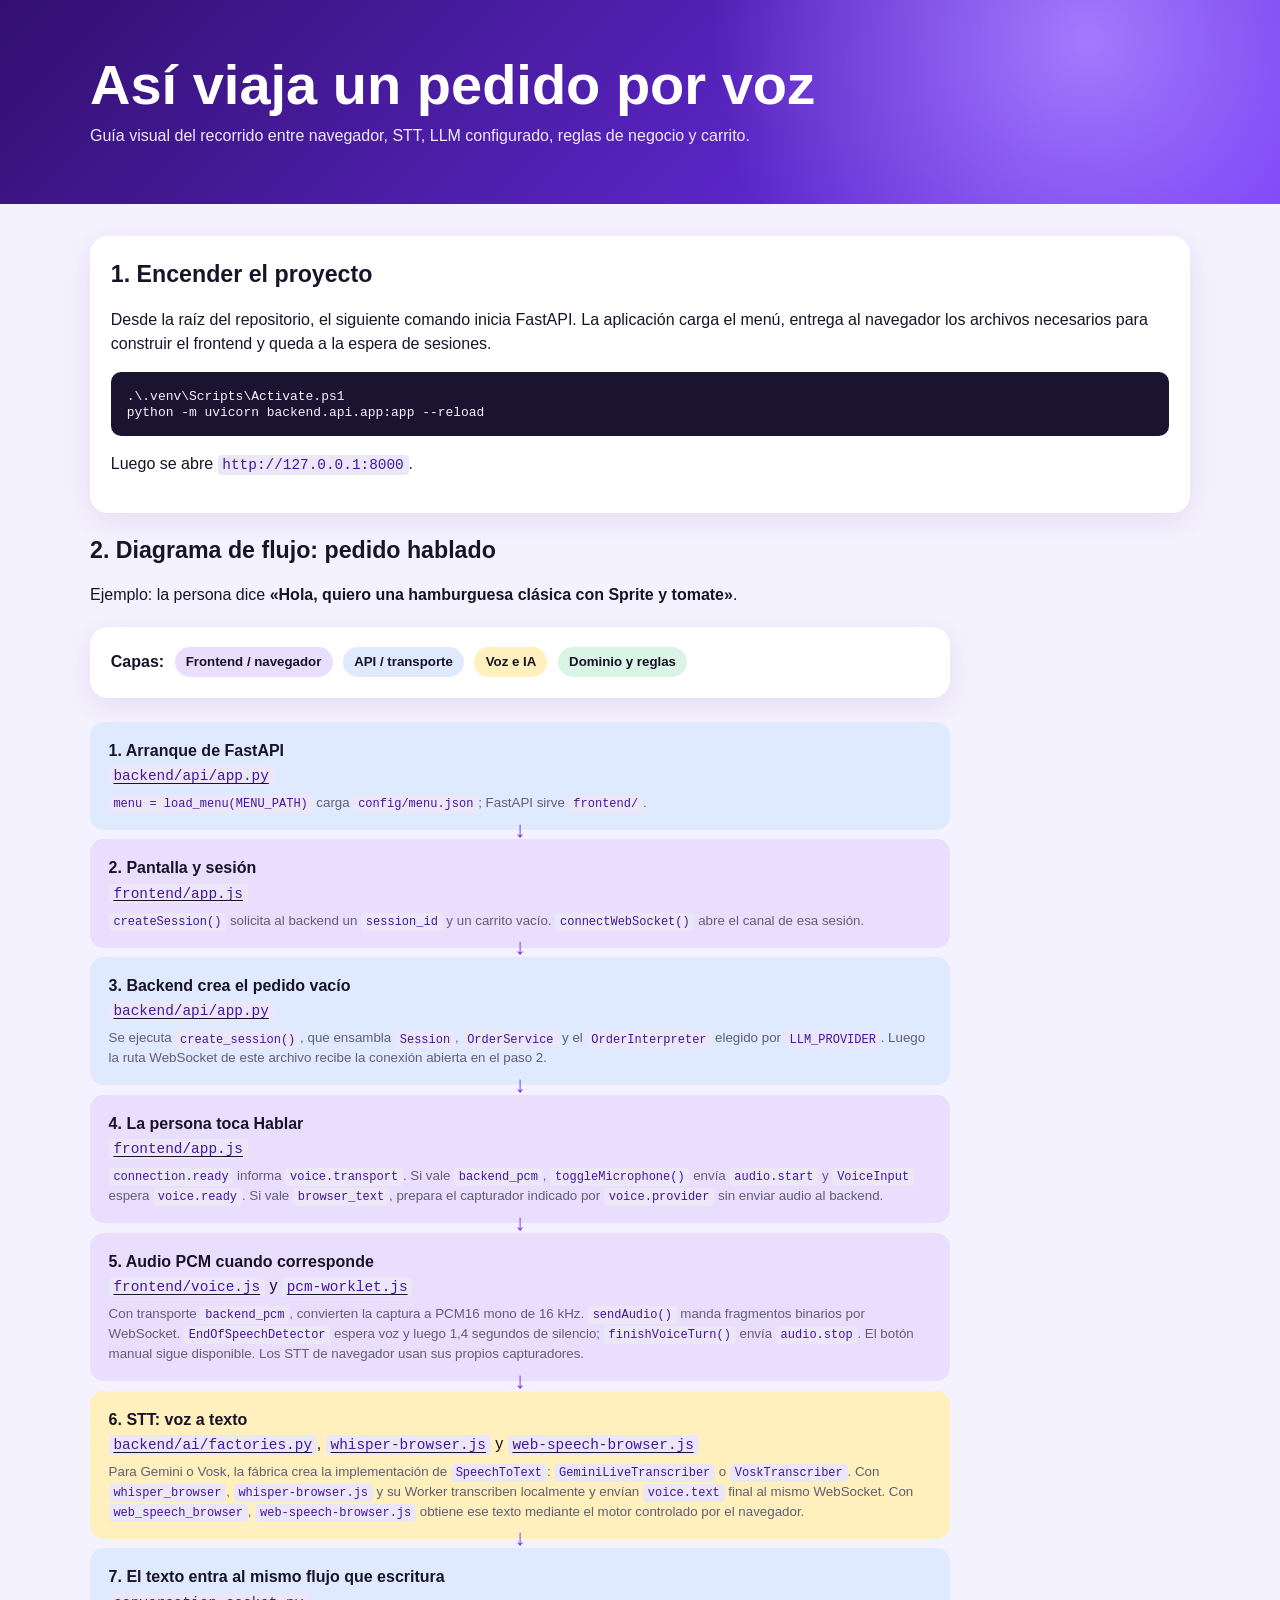
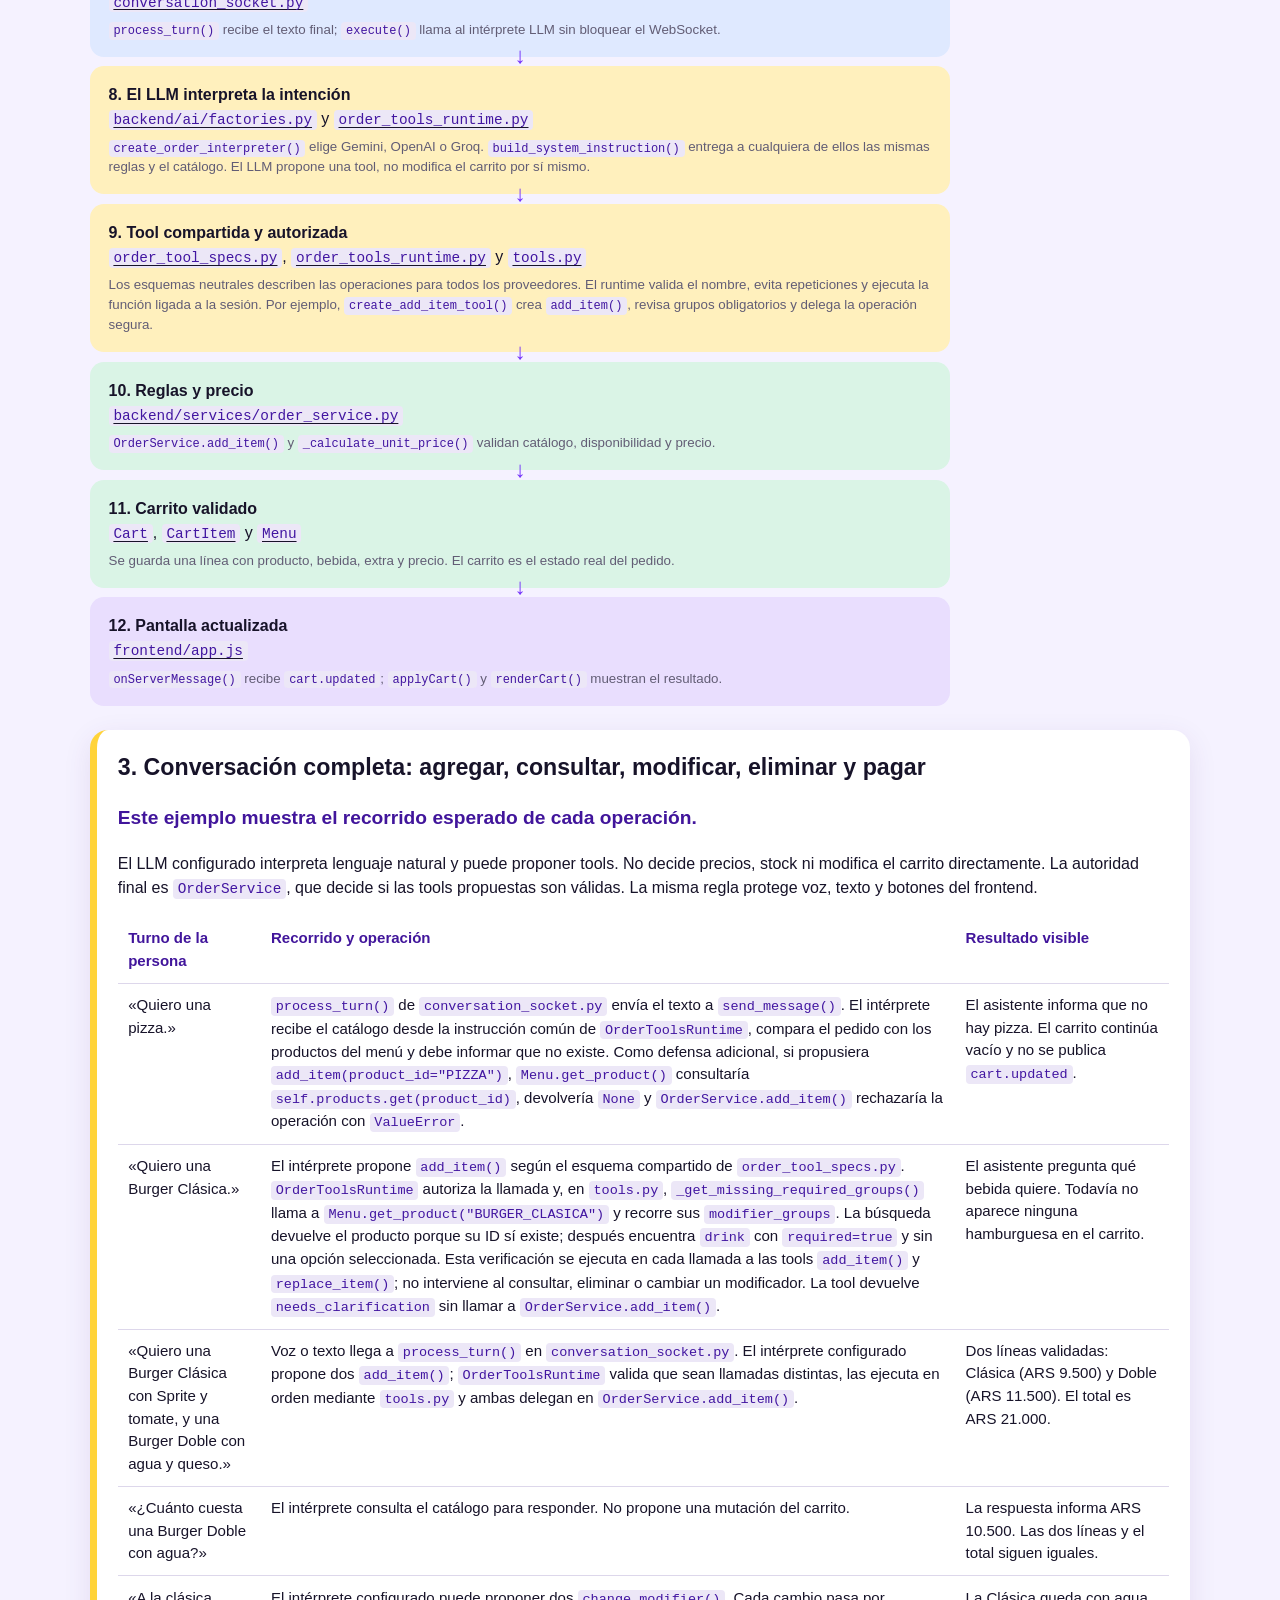
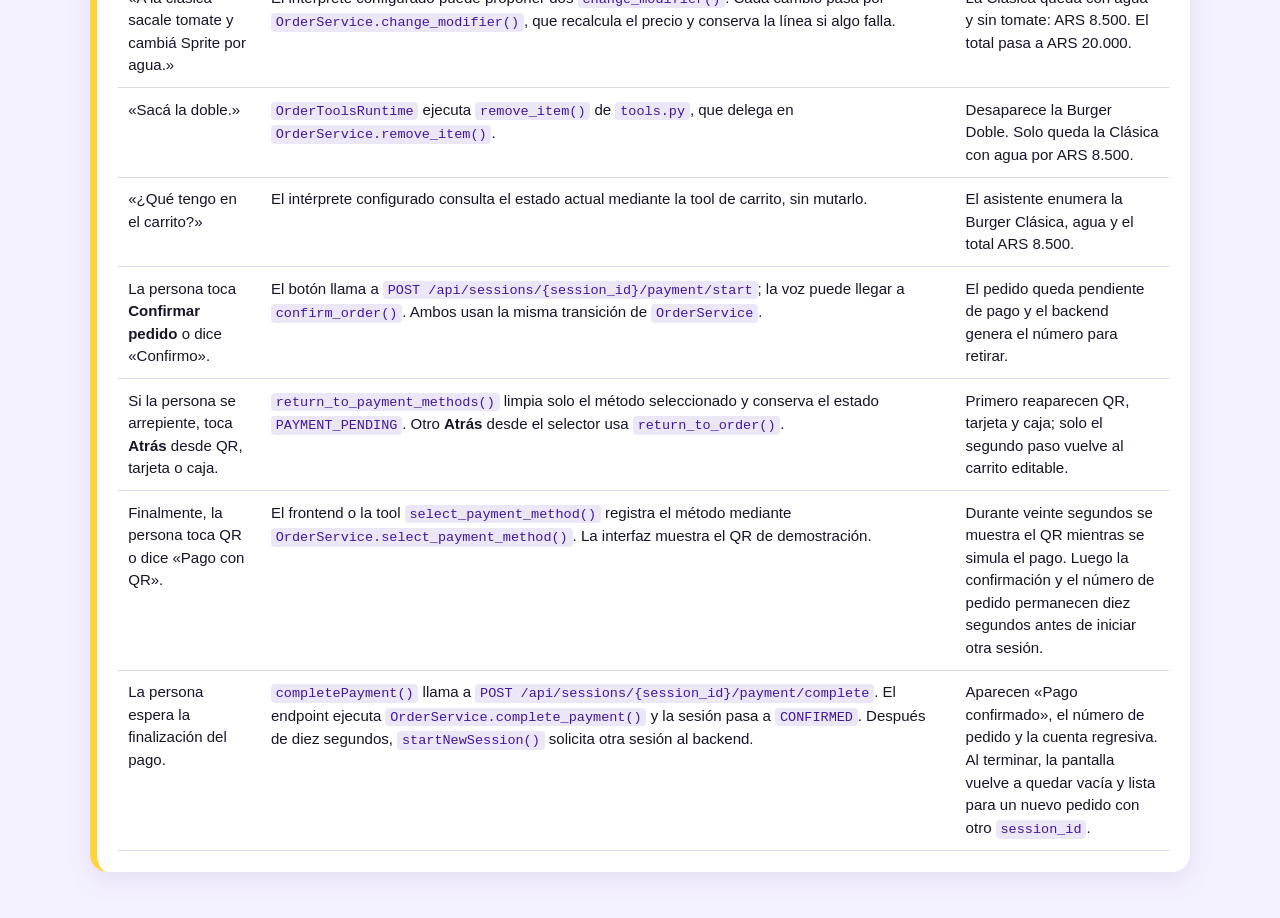
<file: docs/recorrido-pedido.html>
<!doctype html>
<html lang="es">

<head>
  <meta charset="utf-8">
  <meta name="viewport" content="width=device-width, initial-scale=1">
  <title>Recorrido de un pedido por voz</title>
  <style>
    :root {
      --violet: #7332fa;
      --violet-dark: #41159b;
      --yellow: #ffd339;
      --ink: #171329;
      --muted: #625d75;
      --surface: #ffffff;
      --background: #f5f2ff;
      --frontend: #e9defe;
      --backend: #dfe9ff;
      --ai: #fff0bd;
      --domain: #daf4e6;
      --line: #c9c1df;
    }

    * {
      box-sizing: border-box;
    }

    body {
      margin: 0;
      background: var(--background);
      color: var(--ink);
      font-family: Inter, Arial, sans-serif;
      line-height: 1.5;
    }

    header {
      background: radial-gradient(circle at 85% 20%, #a47aff, transparent 34%), linear-gradient(135deg, #321070, var(--violet));
      color: white;
      padding: 3.5rem max(1.5rem, calc((100% - 1100px) / 2));
    }

    header p {
      max-width: 760px;
      color: #eee9ff;
      margin: .6rem 0 0;
    }

    h1 {
      margin: 0;
      font-size: clamp(2rem, 5vw, 3.5rem);
      line-height: 1.05;
    }

    h2 {
      margin: 0 0 .7rem;
      font-size: 1.45rem;
    }

    h3 {
      margin: 0;
      font-size: 1rem;
    }

    main {
      width: min(1100px, calc(100% - 2rem));
      margin: 2rem auto 4rem;
    }

    .intro,
    .legend,
    .example,
    .notes {
      background: var(--surface);
      border-radius: 18px;
      padding: 1.3rem;
      box-shadow: 0 8px 28px #4b27821a;
      margin: 1.2rem 0;
    }

    .command {
      background: #1b1431;
      color: #f6f1ff;
      padding: 1rem;
      border-radius: 10px;
      overflow-x: auto;
      font: .9rem Consolas, monospace;
    }

    code {
      background: #ece7f7;
      color: #4216a1;
      padding: .12rem .3rem;
      border-radius: 4px;
      font-family: Consolas, monospace;
      font-size: .9em;
    }

    .command code {
      color: inherit;
      background: none;
      padding: 0;
    }

    .legend {
      display: flex;
      gap: .65rem;
      flex-wrap: wrap;
      align-items: center;
      width: 100%;
      max-width: 860px;
    }

    .pill {
      border-radius: 999px;
      padding: .3rem .7rem;
      font-weight: 700;
      font-size: .83rem;
    }

    .frontend {
      background: var(--frontend);
    }

    .backend {
      background: var(--backend);
    }

    .ai {
      background: var(--ai);
    }

    .domain {
      background: var(--domain);
    }

    .flow {
      display: grid;
      gap: .6rem;
      margin: 1.5rem 0;
    }

    .step {
      position: relative;
      padding: 1rem 1.1rem;
      border-radius: 14px;
      border: 1px solid transparent;
    }

    .step:not(:last-child)::after {
      content: "\2193";
      position: absolute;
      left: 50%;
      bottom: -1.08rem;
      transform: translateX(-50%);
      color: var(--violet);
      font-size: 1.4rem;
      font-weight: bold;
      z-index: 1;
    }

    .step small {
      color: var(--muted);
      display: block;
      margin-top: .35rem;
    }

    .step a {
      color: inherit;
      text-decoration-thickness: 1px;
      text-underline-offset: 3px;
    }

    details {
      border-top: 1px solid #dcd6ed;
      padding: .8rem 0;
    }

    details:last-child {
      border-bottom: 1px solid #dcd6ed;
    }

    summary {
      cursor: pointer;
      font-weight: 700;
      color: var(--violet-dark);
    }

    summary span {
      color: var(--ink);
    }

    .detail-body {
      padding: .7rem 0 0 1.2rem;
    }

    .detail-body p {
      margin: .25rem 0;
    }

    .grid {
      display: grid;
      grid-template-columns: repeat(auto-fit, minmax(250px, 1fr));
      gap: 1rem;
    }

    .example {
      border-left: 7px solid var(--yellow);
    }

    .example-phrase {
      font-size: 1.2rem;
      font-weight: 700;
      color: var(--violet-dark);
    }

    table {
      border-collapse: collapse;
      width: 100%;
      font-size: .94rem;
      margin-top: .8rem;
    }

    th,
    td {
      text-align: left;
      vertical-align: top;
      padding: .65rem;
      border-bottom: 1px solid #ddd7eb;
    }

    th {
      color: var(--violet-dark);
    }

    .warning {
      background: #fff8df;
      border: 1px solid #f2db85;
      border-radius: 10px;
      padding: .8rem;
    }

    footer {
      text-align: center;
      color: var(--muted);
      padding: 1rem;
      font-size: .9rem;
    }

    .flow {
      max-width: 860px;
    }
  </style>
</head>

<body>
  <header>
    <h1>As&iacute; viaja un pedido por voz</h1>
    <p>Gu&iacute;a visual del recorrido entre navegador, STT, LLM configurado, reglas de negocio y carrito.</p>
  </header>
  <main>
    <section class="intro">
      <h2>1. Encender el proyecto</h2>
      <p>Desde la ra&iacute;z del repositorio, el siguiente comando inicia FastAPI. La aplicaci&oacute;n carga el
        men&uacute;, entrega al navegador los archivos necesarios para construir el frontend y queda a la espera de
        sesiones.</p>
      <pre class="command"><code>.\.venv\Scripts\Activate.ps1
python -m uvicorn backend.api.app:app --reload</code></pre>
      <p>Luego se abre <code>http://127.0.0.1:8000</code>.</p>
    </section>


    <section>
      <h2>2. Diagrama de flujo: pedido hablado</h2>
      <p>Ejemplo: la persona dice <strong>&laquo;Hola, quiero una hamburguesa cl&aacute;sica con Sprite y
          tomate&raquo;</strong>.</p>
      <section class="legend" aria-label="Leyenda de capas">
        <strong>Capas:</strong>
        <span class="pill frontend">Frontend / navegador</span>
        <span class="pill backend">API / transporte</span>
        <span class="pill ai">Voz e IA</span>
        <span class="pill domain">Dominio y reglas</span>
      </section>

      <div class="flow">
        <article class="step backend">
          <h3>1. Arranque de FastAPI</h3>
          <a href="../backend/api/app.py"><code>backend/api/app.py</code></a>
          <small><code>menu = load_menu(MENU_PATH)</code> carga <code>config/menu.json</code>; FastAPI sirve
            <code>frontend/</code>.</small>
        </article>
        <article class="step frontend">
          <h3>2. Pantalla y sesi&oacute;n</h3>
          <a href="../frontend/app.js"><code>frontend/app.js</code></a>
          <small><code>createSession()</code> solicita al backend un <code>session_id</code> y un carrito vac&iacute;o.
            <code>connectWebSocket()</code> abre el canal de esa sesi&oacute;n.</small>
        </article>
        <article class="step backend">
          <h3>3. Backend crea el pedido vac&iacute;o</h3>
          <a href="../backend/api/app.py"><code>backend/api/app.py</code></a>
          <small>Se ejecuta <code>create_session()</code>, que
            ensambla <code>Session</code>, <code>OrderService</code> y el <code>OrderInterpreter</code> elegido por
            <code>LLM_PROVIDER</code>. Luego la ruta WebSocket de este archivo recibe la
            conexi&oacute;n abierta en el paso 2.</small>
        </article>
        <article class="step frontend">
          <h3>4. La persona toca Hablar</h3>
          <a href="../frontend/app.js"><code>frontend/app.js</code></a>
          <small><code>connection.ready</code> informa <code>voice.transport</code>. Si vale
            <code>backend_pcm</code>, <code>toggleMicrophone()</code> env&iacute;a <code>audio.start</code> y
            <code>VoiceInput</code> espera <code>voice.ready</code>. Si vale <code>browser_text</code>, prepara el
            capturador indicado por <code>voice.provider</code> sin enviar audio al backend.</small>
        </article>
        <article class="step frontend">
          <h3>5. Audio PCM cuando corresponde</h3>
          <a href="../frontend/voice.js"><code>frontend/voice.js</code></a> y <a
            href="../frontend/pcm-worklet.js"><code>pcm-worklet.js</code></a>
          <small>Con transporte <code>backend_pcm</code>, convierten la captura a PCM16 mono de 16 kHz.
            <code>sendAudio()</code> manda fragmentos binarios por WebSocket. <code>EndOfSpeechDetector</code> espera
            voz y luego 1,4 segundos de silencio; <code>finishVoiceTurn()</code> env&iacute;a <code>audio.stop</code>. El
            bot&oacute;n manual sigue disponible. Los STT de navegador usan sus propios capturadores.</small>
        </article>
        <article class="step ai">
          <h3>6. STT: voz a texto</h3>
          <a href="../backend/ai/factories.py"><code>backend/ai/factories.py</code></a>,
          <a href="../frontend/whisper-browser.js"><code>whisper-browser.js</code></a> y
          <a href="../frontend/web-speech-browser.js"><code>web-speech-browser.js</code></a>
          <small>Para Gemini o Vosk, la f&aacute;brica crea la implementaci&oacute;n de <code>SpeechToText</code>:
            <code>GeminiLiveTranscriber</code> o <code>VoskTranscriber</code>. Con
            <code>whisper_browser</code>, <code>whisper-browser.js</code> y su Worker transcriben localmente
            y env&iacute;an <code>voice.text</code> final al mismo WebSocket. Con
            <code>web_speech_browser</code>, <code>web-speech-browser.js</code> obtiene ese texto mediante
            el motor controlado por el navegador.</small>
        </article>
        <article class="step backend">
          <h3>7. El texto entra al mismo flujo que escritura</h3>
          <a href="../backend/api/conversation_socket.py"><code>conversation_socket.py</code></a>
          <small><code>process_turn()</code> recibe el texto final; <code>execute()</code> llama al int&eacute;rprete
            LLM sin bloquear el WebSocket.</small>
        </article>
        <article class="step ai">
          <h3>8. El LLM interpreta la intenci&oacute;n</h3>
          <a href="../backend/ai/factories.py"><code>backend/ai/factories.py</code></a> y
          <a href="../backend/ai/order_tools_runtime.py"><code>order_tools_runtime.py</code></a>
          <small><code>create_order_interpreter()</code> elige Gemini, OpenAI o Groq.
            <code>build_system_instruction()</code> entrega a cualquiera de ellos las mismas reglas y el cat&aacute;logo.
            El LLM propone una tool, no modifica el carrito por s&iacute; mismo.</small>
        </article>
        <article class="step ai">
          <h3>9. Tool compartida y autorizada</h3>
          <a href="../backend/ai/order_tool_specs.py"><code>order_tool_specs.py</code></a>,
          <a href="../backend/ai/order_tools_runtime.py"><code>order_tools_runtime.py</code></a> y
          <a href="../backend/ai/tools.py"><code>tools.py</code></a>
          <small>Los esquemas neutrales describen las operaciones para todos los proveedores. El runtime valida el
            nombre, evita repeticiones y ejecuta la funci&oacute;n ligada a la sesi&oacute;n. Por ejemplo,
            <code>create_add_item_tool()</code> crea <code>add_item()</code>, revisa grupos obligatorios y delega la
            operaci&oacute;n segura.</small>
        </article>
        <article class="step domain">
          <h3>10. Reglas y precio</h3>
          <a href="../backend/services/order_service.py"><code>backend/services/order_service.py</code></a>
          <small><code>OrderService.add_item()</code> y <code>_calculate_unit_price()</code> validan cat&aacute;logo,
            disponibilidad y precio.</small>
        </article>
        <article class="step domain">
          <h3>11. Carrito validado</h3>
          <a href="../backend/domain/cart.py"><code>Cart</code></a>, <a
            href="../backend/domain/cart_item.py"><code>CartItem</code></a> y <a
            href="../backend/domain/menu.py"><code>Menu</code></a>
          <small>Se guarda una l&iacute;nea con producto, bebida, extra y precio. El carrito es el estado real del
            pedido.</small>
        </article>
        <article class="step frontend">
          <h3>12. Pantalla actualizada</h3>
          <a href="../frontend/app.js"><code>frontend/app.js</code></a>
          <small><code>onServerMessage()</code> recibe <code>cart.updated</code>; <code>applyCart()</code> y
            <code>renderCart()</code> muestran el resultado.</small>
        </article>
      </div>
    </section>

    <section class="example">
      <h2>3. Conversaci&oacute;n completa: agregar, consultar, modificar, eliminar y pagar</h2>
      <p class="example-phrase">Este ejemplo muestra el recorrido
        esperado de cada operaci&oacute;n.</p>
      <p>El LLM configurado interpreta lenguaje natural y puede proponer tools. No decide precios, stock ni
        modifica el carrito directamente. La autoridad final es <code>OrderService</code>, que decide si las tools
        propuestas son v&aacute;lidas. La misma regla protege voz, texto y botones del frontend.</p>
      <table>
        <thead>
          <tr>
            <th>Turno de la persona</th>
            <th>Recorrido y operaci&oacute;n</th>
            <th>Resultado visible</th>
          </tr>
        </thead>
        <tbody>
          <tr>
            <td>&laquo;Quiero una pizza.&raquo;</td>
            <td><code>process_turn()</code> de <code>conversation_socket.py</code> env&iacute;a el texto a
              <code>send_message()</code>. El int&eacute;rprete recibe el cat&aacute;logo desde la instrucci&oacute;n com&uacute;n de
              <code>OrderToolsRuntime</code>, compara el pedido con los productos del men&uacute; y
              debe
              informar que no existe. Como defensa adicional, si propusiera
              <code>add_item(product_id=&quot;PIZZA&quot;)</code>, <code>Menu.get_product()</code> consultar&iacute;a
              <code>self.products.get(product_id)</code>, devolver&iacute;a <code>None</code> y
              <code>OrderService.add_item()</code> rechazar&iacute;a la operaci&oacute;n con <code>ValueError</code>.
            </td>
            <td>El asistente informa que no hay pizza. El carrito contin&uacute;a vac&iacute;o y no se publica
              <code>cart.updated</code>.
            </td>
          </tr>
          <tr>
            <td>&laquo;Quiero una Burger Cl&aacute;sica.&raquo;</td>
            <td>El int&eacute;rprete propone <code>add_item()</code> seg&uacute;n el esquema compartido de
              <code>order_tool_specs.py</code>. <code>OrderToolsRuntime</code> autoriza la llamada y, en
              <code>tools.py</code>,
              <code>_get_missing_required_groups()</code> llama a
              <code>Menu.get_product(&quot;BURGER_CLASICA&quot;)</code> y recorre sus
              <code>modifier_groups</code>. La b&uacute;squeda devuelve el producto porque su ID s&iacute; existe;
              despu&eacute;s encuentra <code>drink</code> con <code>required=true</code> y sin una opci&oacute;n
              seleccionada.
              Esta verificaci&oacute;n se ejecuta en cada llamada a las tools <code>add_item()</code> y
              <code>replace_item()</code>; no interviene al consultar, eliminar o cambiar un modificador. La tool
              devuelve <code>needs_clarification</code> sin llamar a <code>OrderService.add_item()</code>.
            </td>
            <td>El asistente pregunta qu&eacute; bebida quiere. Todav&iacute;a no aparece ninguna hamburguesa en el
              carrito.</td>
          </tr>
          <tr>
            <td>&laquo;Quiero una Burger Cl&aacute;sica con Sprite y tomate, y una Burger Doble con agua y
              queso.&raquo;</td>
            <td>Voz o texto llega a <code>process_turn()</code> en <code>conversation_socket.py</code>. El int&eacute;rprete
              configurado propone dos <code>add_item()</code>; <code>OrderToolsRuntime</code> valida que sean llamadas
              distintas, las ejecuta en orden mediante <code>tools.py</code> y ambas delegan en
              <code>OrderService.add_item()</code>.
            </td>
            <td>Dos l&iacute;neas validadas: Cl&aacute;sica (ARS 9.500) y Doble (ARS 11.500). El total es ARS 21.000.
            </td>
          </tr>
          <tr>
            <td>&laquo;&iquest;Cu&aacute;nto cuesta una Burger Doble con agua?&raquo;</td>
            <td>El intérprete consulta el cat&aacute;logo para responder. No propone una mutaci&oacute;n del carrito.
            </td>
            <td>La respuesta informa ARS 10.500. Las dos l&iacute;neas y el total siguen iguales.</td>
          </tr>
          <tr>
            <td>&laquo;A la cl&aacute;sica sacale tomate y cambi&aacute; Sprite por agua.&raquo;</td>
            <td>El intérprete configurado puede proponer dos <code>change_modifier()</code>. Cada cambio pasa por
              <code>OrderService.change_modifier()</code>, que recalcula el precio y conserva la l&iacute;nea si algo
              falla.
            </td>
            <td>La Cl&aacute;sica queda con agua y sin tomate: ARS 8.500. El total pasa a ARS 20.000.</td>
          </tr>
          <tr>
            <td>&laquo;Sac&aacute; la doble.&raquo;</td>
            <td><code>OrderToolsRuntime</code> ejecuta <code>remove_item()</code> de <code>tools.py</code>, que delega en
              <code>OrderService.remove_item()</code>.
            </td>
            <td>Desaparece la Burger Doble. Solo queda la Cl&aacute;sica con agua por ARS 8.500.</td>
          </tr>
          <tr>
            <td>&laquo;&iquest;Qu&eacute; tengo en el carrito?&raquo;</td>
            <td>El int&eacute;rprete configurado consulta el estado actual mediante la tool de carrito, sin mutarlo.
            </td>
            <td>El asistente enumera la Burger Cl&aacute;sica, agua y el total ARS 8.500.</td>
          </tr>
          <tr>
            <td>La persona toca <strong>Confirmar pedido</strong> o dice &laquo;Confirmo&raquo;.</td>
            <td>El bot&oacute;n llama a <code>POST /api/sessions/{session_id}/payment/start</code>; la voz puede llegar
              a <code>confirm_order()</code>. Ambos usan la misma transici&oacute;n de <code>OrderService</code>.</td>
            <td>El pedido queda pendiente de pago y el backend genera el n&uacute;mero para retirar.</td>
          </tr>
          <tr>
            <td>Si la persona se arrepiente, toca <strong>Atr&aacute;s</strong> desde QR, tarjeta o caja.</td>
            <td><code>return_to_payment_methods()</code> limpia solo el m&eacute;todo seleccionado y conserva el estado
              <code>PAYMENT_PENDING</code>. Otro <strong>Atr&aacute;s</strong> desde el selector usa
              <code>return_to_order()</code>.
            </td>
            <td>Primero reaparecen QR, tarjeta y caja; solo el segundo paso vuelve al carrito editable.</td>
          </tr>
          <tr>
            <td>Finalmente, la persona toca QR o dice &laquo;Pago con QR&raquo;.</td>
            <td>El frontend o la tool <code>select_payment_method()</code> registra el m&eacute;todo mediante
              <code>OrderService.select_payment_method()</code>. La interfaz muestra
              el QR de demostraci&oacute;n.
            </td>
            <td>Durante veinte segundos se muestra el QR mientras se simula el pago. Luego la confirmaci&oacute;n y el n&uacute;mero de pedido permanecen diez segundos antes de iniciar otra sesi&oacute;n.</td>
          </tr>
          <tr>
            <td>La persona espera la finalizaci&oacute;n del pago.</td>
            <td><code>completePayment()</code> llama a
              <code>POST /api/sessions/{session_id}/payment/complete</code>. El endpoint ejecuta
              <code>OrderService.complete_payment()</code> y la sesi&oacute;n pasa a <code>CONFIRMED</code>.
              Despu&eacute;s de
              diez segundos, <code>startNewSession()</code> solicita otra sesi&oacute;n al backend.
            </td>
            <td>Aparecen &laquo;Pago confirmado&raquo;, el n&uacute;mero de pedido y la cuenta regresiva. Al terminar,
              la
              pantalla vuelve a quedar vac&iacute;a y lista para un nuevo pedido con otro <code>session_id</code>.</td>
          </tr>
        </tbody>
      </table>

    </section>


  </main>
</body>

</html>
</file>
